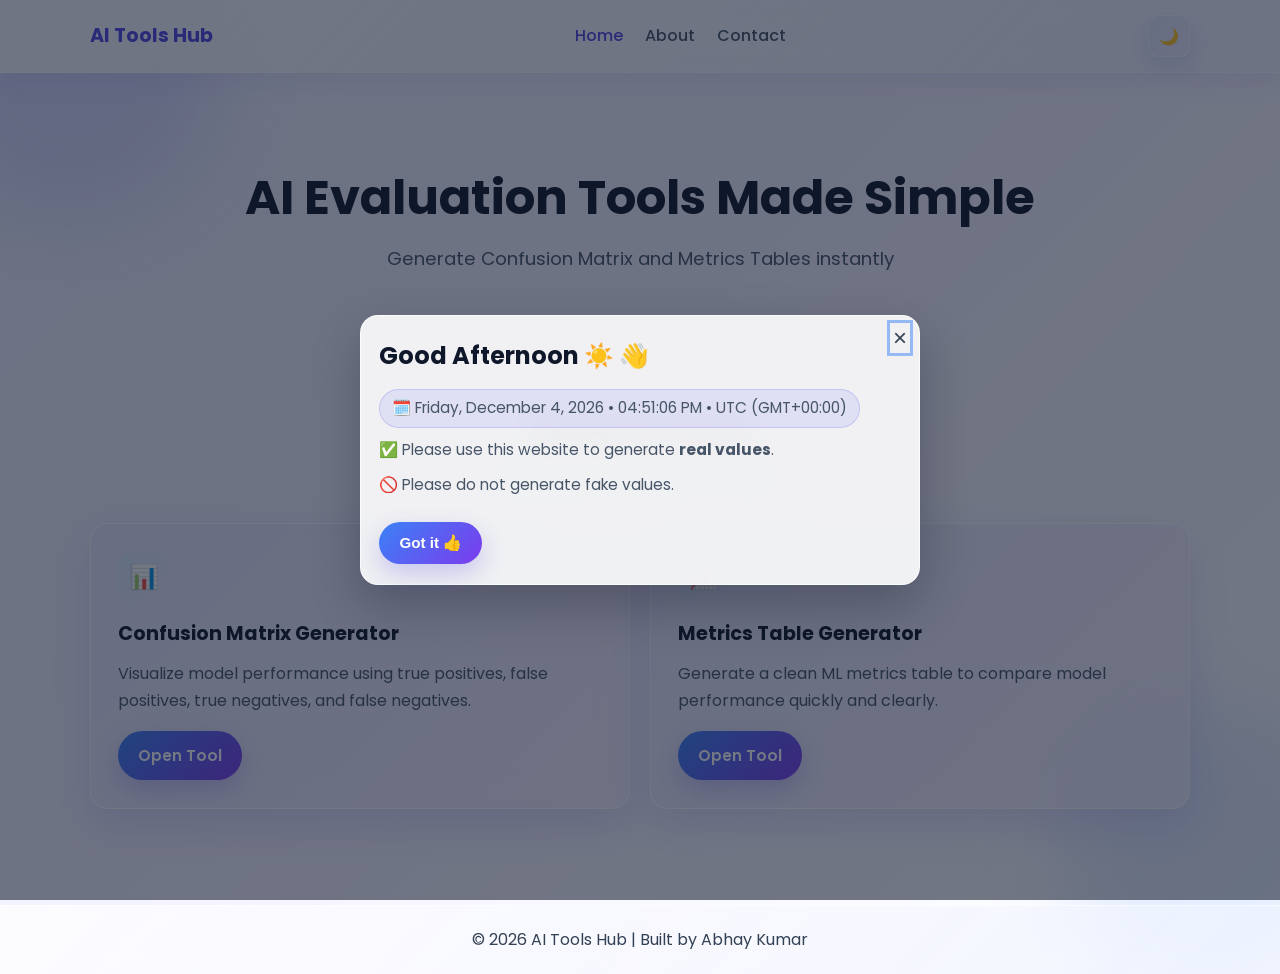
<file: index.html>
<!DOCTYPE html>
<html lang="en">
<head>
  <meta charset="UTF-8" />
  <meta name="viewport" content="width=device-width, initial-scale=1.0" />
  <title>AI Tools Hub | Confusion Matrix & Metrics Table Generator</title>
  <meta name="description" content="AI Tools Hub offers free AI evaluation tools to generate Confusion Matrix and ML Metrics Tables instantly with a simple, beginner-friendly interface." />
  <meta name="keywords" content="confusion matrix generator, metrics table generator, AI evaluation tools, machine learning metrics, model evaluation" />
  <meta name="author" content="Abhay Kumar" />
  <meta name="robots" content="index, follow, max-image-preview:large, max-snippet:-1, max-video-preview:-1" />
  <meta name="googlebot" content="index, follow" />
  <meta name="theme-color" content="#4f46e5" />
  <link rel="canonical" href="https://ai-tools-hub.vercel.app/" />

  <meta property="og:type" content="website" />
  <meta property="og:site_name" content="AI Tools Hub" />
  <meta property="og:title" content="AI Tools Hub | Confusion Matrix & Metrics Table Generator" />
  <meta property="og:description" content="Generate Confusion Matrix and ML Metrics Tables instantly with AI Tools Hub." />
  <meta property="og:url" content="https://ai-tools-hub.vercel.app/" />
  <meta property="og:locale" content="en_US" />

  <meta name="twitter:card" content="summary_large_image" />
  <meta name="twitter:title" content="AI Tools Hub | Confusion Matrix & Metrics Table Generator" />
  <meta name="twitter:description" content="Generate Confusion Matrix and ML Metrics Tables instantly with AI Tools Hub." />

  <link rel="preconnect" href="https://fonts.googleapis.com" />
  <link rel="preconnect" href="https://fonts.gstatic.com" crossorigin />
  <link href="https://fonts.googleapis.com/css2?family=Poppins:wght@300;400;500;600;700&display=swap" rel="stylesheet" />
  <link rel="stylesheet" href="css/style.css" />

  <script type="application/ld+json">
  {
    "@context": "https://schema.org",
    "@graph": [
      {
        "@type": "Organization",
        "@id": "https://ai-tools-hub.vercel.app/#organization",
        "name": "AI Tools Hub",
        "url": "https://ai-tools-hub.vercel.app/",
        "description": "AI Tools Hub provides free AI evaluation tools including Confusion Matrix and Metrics Table generators.",
        "founder": {
          "@type": "Person",
          "name": "Abhay Kumar"
        }
      },
      {
        "@type": "WebSite",
        "@id": "https://ai-tools-hub.vercel.app/#website",
        "url": "https://ai-tools-hub.vercel.app/",
        "name": "AI Tools Hub",
        "publisher": {
          "@id": "https://ai-tools-hub.vercel.app/#organization"
        },
        "inLanguage": "en"
      },
      {
        "@type": "WebPage",
        "@id": "https://ai-tools-hub.vercel.app/#webpage",
        "url": "https://ai-tools-hub.vercel.app/",
        "name": "AI Tools Hub | Confusion Matrix & Metrics Table Generator",
        "description": "Generate Confusion Matrix and ML Metrics Tables instantly.",
        "isPartOf": {
          "@id": "https://ai-tools-hub.vercel.app/#website"
        },
        "about": [
          "Confusion Matrix",
          "Model Evaluation",
          "Metrics Table",
          "Machine Learning"
        ],
        "inLanguage": "en"
      }
    ]
  }
  </script>
</head>
<body>
  <!-- Loading Overlay -->
  <div class="loader-wrapper" id="loader" aria-label="Loading">
    <div class="spinner" aria-hidden="true"></div>
  </div>

  <!-- Sticky Navbar -->
  <header class="site-header">
    <nav class="navbar container">
      <a href="index.html" class="logo">AI Tools Hub</a>

      <button class="menu-toggle" id="menuToggle" aria-label="Toggle navigation" aria-expanded="false">
        <span></span>
        <span></span>
        <span></span>
      </button>

      <button class="theme-toggle" id="themeToggle" aria-label="Toggle dark mode" title="Toggle dark mode">
        <span class="theme-icon" aria-hidden="true">🌙</span>
      </button>

      <ul class="nav-links" id="navLinks">
        <li><a href="index.html" data-page="index">Home</a></li>
        <li><a href="about.html" data-page="about">About</a></li>
        <li><a href="contact.html" data-page="contact">Contact</a></li>
      </ul>
    </nav>
  </header>

  <main>
    <!-- Hero Section -->
    <section class="hero section container reveal">
      <div class="hero-content">
        <h1>AI Evaluation Tools Made Simple</h1>
        <p>Generate Confusion Matrix and Metrics Tables instantly</p>
      </div>
    </section>

    <!-- Tools Cards Section -->
    <section class="tools section container reveal">
      <div class="section-title">
        <h2>Explore Tools</h2>
        <p>Choose the tool you want to open.</p>
      </div>

      <div class="cards-grid">
        <article class="tool-card">
          <div class="card-icon">📊</div>
          <h3>Confusion Matrix Generator</h3>
          <p>Visualize model performance using true positives, false positives, true negatives, and false negatives.</p>
          <a class="btn btn-primary" href="https://confusion-matrix-generator.vercel.app/" target="_blank" rel="noopener noreferrer">Open Tool</a>
        </article>

        <article class="tool-card">
          <div class="card-icon">📈</div>
          <h3>Metrics Table Generator</h3>
          <p>Generate a clean ML metrics table to compare model performance quickly and clearly.</p>
          <a class="btn btn-primary" href="https://ml-metrics-table-generator.vercel.app/" target="_blank" rel="noopener noreferrer">Open Tool</a>
        </article>
      </div>
    </section>
  </main>

  <!-- Scroll to Top -->
  <button id="scrollTopBtn" class="scroll-top" aria-label="Scroll to top">↑</button>

  <!-- Footer -->
  <footer class="site-footer">
    <p>© 2026 AI Tools Hub | Built by Abhay Kumar</p>
  </footer>

  <script src="js/script.js"></script>
</body>
</html>
</file>
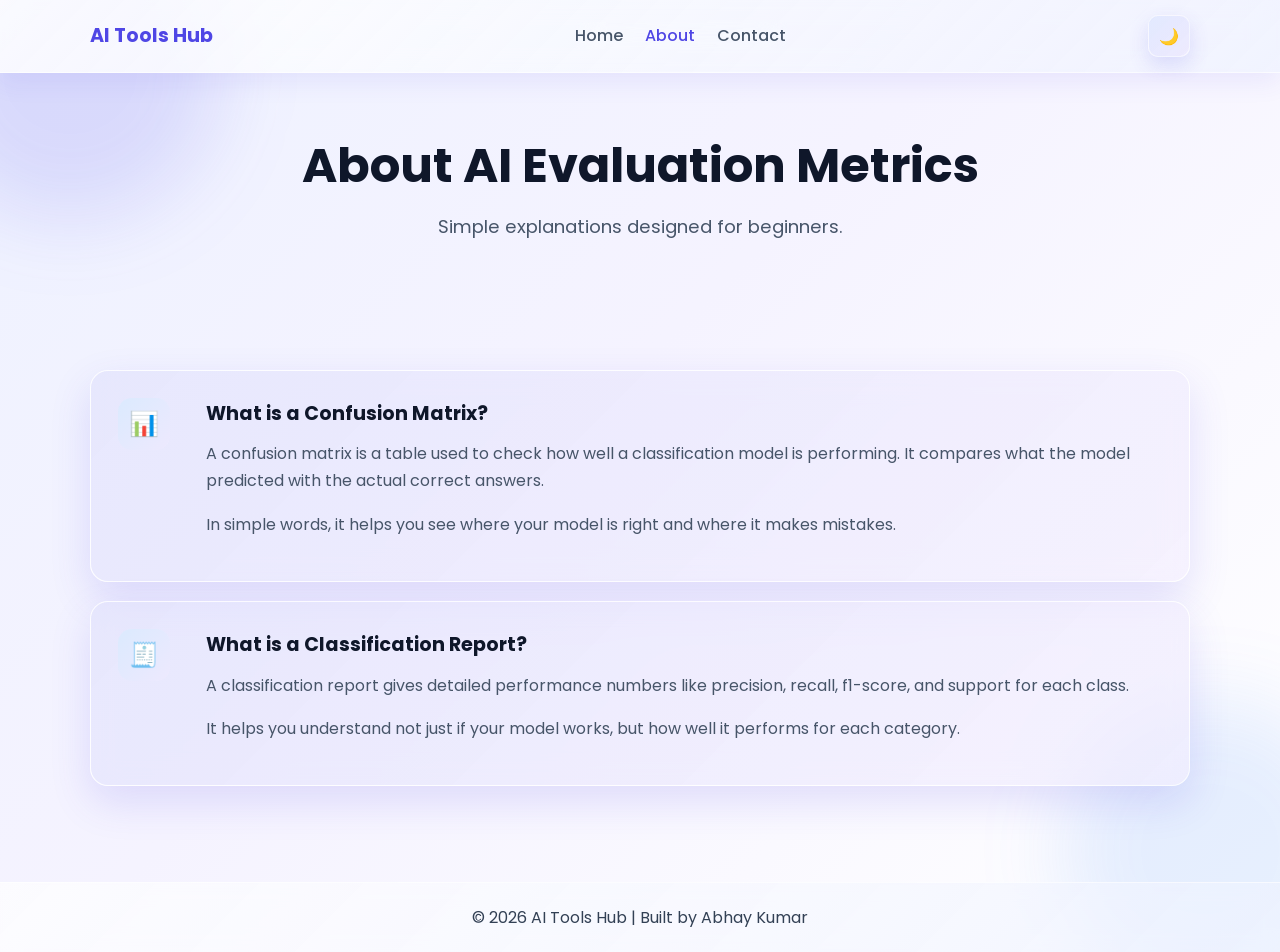
<file: about.html>
<!DOCTYPE html>
<html lang="en">
<head>
  <meta charset="UTF-8" />
  <meta name="viewport" content="width=device-width, initial-scale=1.0" />
  <title>About AI Tools Hub | Confusion Matrix & Classification Metrics Guide</title>
  <meta name="description" content="Learn confusion matrix and classification metrics in simple terms. Beginner-friendly explanations to understand AI model evaluation." />
  <meta name="keywords" content="what is confusion matrix, classification metrics explained, model evaluation guide, AI metrics for beginners" />
  <meta name="author" content="Abhay Kumar" />
  <meta name="robots" content="index, follow" />
  <meta name="theme-color" content="#4f46e5" />
  <link rel="canonical" href="https://ai-tools-hub.vercel.app/about.html" />

  <meta property="og:type" content="article" />
  <meta property="og:site_name" content="AI Tools Hub" />
  <meta property="og:title" content="About AI Tools Hub | Confusion Matrix & Classification Metrics Guide" />
  <meta property="og:description" content="Understand confusion matrix and classification metrics with beginner-friendly explanations." />
  <meta property="og:url" content="https://ai-tools-hub.vercel.app/about.html" />
  <meta property="og:locale" content="en_US" />

  <meta name="twitter:card" content="summary" />
  <meta name="twitter:title" content="About AI Tools Hub | Confusion Matrix & Classification Metrics Guide" />
  <meta name="twitter:description" content="Beginner-friendly guide for confusion matrix and classification metrics." />

  <link rel="preconnect" href="https://fonts.googleapis.com" />
  <link rel="preconnect" href="https://fonts.gstatic.com" crossorigin />
  <link href="https://fonts.googleapis.com/css2?family=Poppins:wght@300;400;500;600;700&display=swap" rel="stylesheet" />
  <link rel="stylesheet" href="css/style.css" />

  <script type="application/ld+json">
  {
    "@context": "https://schema.org",
    "@type": "AboutPage",
    "url": "https://ai-tools-hub.vercel.app/about.html",
    "name": "About AI Tools Hub",
    "description": "Beginner-friendly explanation of confusion matrix and classification metrics.",
    "isPartOf": {
      "@type": "WebSite",
      "url": "https://ai-tools-hub.vercel.app/",
      "name": "AI Tools Hub"
    },
    "inLanguage": "en"
  }
  </script>
</head>
<body>
  <!-- Loading Overlay -->
  <div class="loader-wrapper" id="loader" aria-label="Loading">
    <div class="spinner" aria-hidden="true"></div>
  </div>

  <!-- Sticky Navbar -->
  <header class="site-header">
    <nav class="navbar container">
      <a href="index.html" class="logo">AI Tools Hub</a>

      <button class="menu-toggle" id="menuToggle" aria-label="Toggle navigation" aria-expanded="false">
        <span></span>
        <span></span>
        <span></span>
      </button>

      <button class="theme-toggle" id="themeToggle" aria-label="Toggle dark mode" title="Toggle dark mode">
        <span class="theme-icon" aria-hidden="true">🌙</span>
      </button>

      <ul class="nav-links" id="navLinks">
        <li><a href="index.html" data-page="index">Home</a></li>
        <li><a href="about.html" data-page="about">About</a></li>
        <li><a href="contact.html" data-page="contact">Contact</a></li>
      </ul>
    </nav>
  </header>

  <main>
    <section class="page-hero section container reveal">
      <h1>About AI Evaluation Metrics</h1>
      <p>Simple explanations designed for beginners.</p>
    </section>

    <section class="about-sections section container">
      <!-- Confusion Matrix Explanation -->
      <article class="info-card reveal">
        <div class="info-icon" aria-hidden="true">📊</div>
        <div>
          <h2>What is a Confusion Matrix?</h2>
          <p>
            A confusion matrix is a table used to check how well a classification model is performing.
            It compares what the model predicted with the actual correct answers.
          </p>
          <p>
            In simple words, it helps you see where your model is right and where it makes mistakes.
          </p>
        </div>
      </article>

      <!-- Classification Report Explanation -->
      <article class="info-card reveal">
        <div class="info-icon" aria-hidden="true">🧾</div>
        <div>
          <h2>What is a Classification Report?</h2>
          <p>
            A classification report gives detailed performance numbers like precision, recall,
            f1-score, and support for each class.
          </p>
          <p>
            It helps you understand not just if your model works, but how well it performs for each category.
          </p>
        </div>
      </article>
    </section>
  </main>

  <!-- Scroll to Top -->
  <button id="scrollTopBtn" class="scroll-top" aria-label="Scroll to top">↑</button>

  <!-- Footer -->
  <footer class="site-footer">
    <p>© 2026 AI Tools Hub | Built by Abhay Kumar</p>
  </footer>

  <script src="js/script.js"></script>
</body>
</html>
</file>
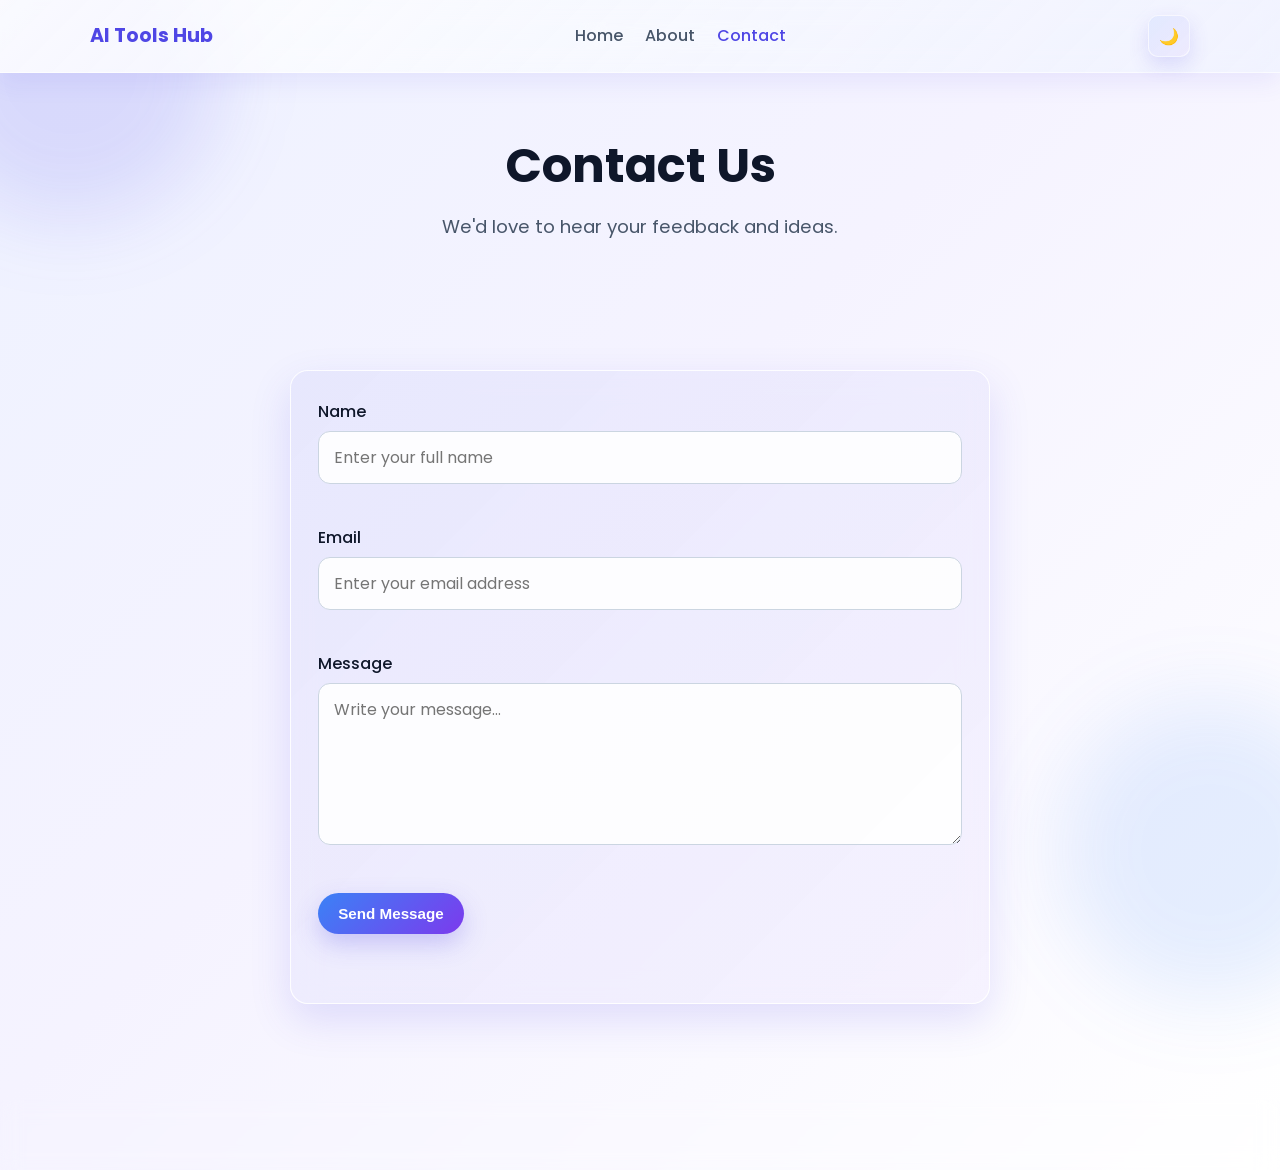
<file: contact.html>
<!DOCTYPE html>
<html lang="en">
<head>
  <meta charset="UTF-8" />
  <meta name="viewport" content="width=device-width, initial-scale=1.0" />
  <title>Contact AI Tools Hub | Feedback & Support</title>
  <meta name="description" content="Contact AI Tools Hub for feedback, support, and suggestions related to confusion matrix and ML metrics tools." />
  <meta name="keywords" content="contact AI tools hub, confusion matrix support, machine learning tools feedback" />
  <meta name="author" content="Abhay Kumar" />
  <meta name="robots" content="index, follow" />
  <meta name="theme-color" content="#4f46e5" />
  <link rel="canonical" href="https://ai-tools-hub.vercel.app/contact.html" />

  <meta property="og:type" content="website" />
  <meta property="og:site_name" content="AI Tools Hub" />
  <meta property="og:title" content="Contact AI Tools Hub | Feedback & Support" />
  <meta property="og:description" content="Send feedback and support requests for AI Tools Hub evaluation tools." />
  <meta property="og:url" content="https://ai-tools-hub.vercel.app/contact.html" />
  <meta property="og:locale" content="en_US" />

  <meta name="twitter:card" content="summary" />
  <meta name="twitter:title" content="Contact AI Tools Hub | Feedback & Support" />
  <meta name="twitter:description" content="Reach out for support and feature suggestions for AI Tools Hub." />

  <link rel="preconnect" href="https://fonts.googleapis.com" />
  <link rel="preconnect" href="https://fonts.gstatic.com" crossorigin />
  <link href="https://fonts.googleapis.com/css2?family=Poppins:wght@300;400;500;600;700&display=swap" rel="stylesheet" />
  <link rel="stylesheet" href="css/style.css" />

  <script type="application/ld+json">
  {
    "@context": "https://schema.org",
    "@type": "ContactPage",
    "url": "https://ai-tools-hub.vercel.app/contact.html",
    "name": "Contact AI Tools Hub",
    "description": "Contact page for AI Tools Hub feedback and support.",
    "isPartOf": {
      "@type": "WebSite",
      "url": "https://ai-tools-hub.vercel.app/",
      "name": "AI Tools Hub"
    },
    "inLanguage": "en"
  }
  </script>
</head>
<body>
  <!-- Loading Overlay -->
  <div class="loader-wrapper" id="loader" aria-label="Loading">
    <div class="spinner" aria-hidden="true"></div>
  </div>

  <!-- Sticky Navbar -->
  <header class="site-header">
    <nav class="navbar container">
      <a href="index.html" class="logo">AI Tools Hub</a>

      <button class="menu-toggle" id="menuToggle" aria-label="Toggle navigation" aria-expanded="false">
        <span></span>
        <span></span>
        <span></span>
      </button>

      <button class="theme-toggle" id="themeToggle" aria-label="Toggle dark mode" title="Toggle dark mode">
        <span class="theme-icon" aria-hidden="true">🌙</span>
      </button>

      <ul class="nav-links" id="navLinks">
        <li><a href="index.html" data-page="index">Home</a></li>
        <li><a href="about.html" data-page="about">About</a></li>
        <li><a href="contact.html" data-page="contact">Contact</a></li>
      </ul>
    </nav>
  </header>

  <main>
    <section class="page-hero section container reveal">
      <h1>Contact Us</h1>
      <p>We'd love to hear your feedback and ideas.</p>
    </section>

    <section class="section container reveal">
      <!-- Contact Form -->
      <form id="contactForm" class="contact-form" novalidate>
        <div class="form-group">
          <label for="name">Name</label>
          <input type="text" id="name" name="name" placeholder="Enter your full name" />
          <small class="error-text" id="nameError"></small>
        </div>

        <div class="form-group">
          <label for="email">Email</label>
          <input type="email" id="email" name="email" placeholder="Enter your email address" />
          <small class="error-text" id="emailError"></small>
        </div>

        <div class="form-group">
          <label for="message">Message</label>
          <textarea id="message" name="message" rows="5" placeholder="Write your message..."></textarea>
          <small class="error-text" id="messageError"></small>
        </div>

        <button type="submit" class="btn btn-primary">Send Message</button>
        <p id="formSuccess" class="success-text" role="status" aria-live="polite"></p>
      </form>
    </section>
  </main>

  <!-- Scroll to Top -->
  <button id="scrollTopBtn" class="scroll-top" aria-label="Scroll to top">↑</button>

  <!-- Footer -->
  <footer class="site-footer">
    <p>© 2026 AI Tools Hub | Built by Abhay Kumar</p>
  </footer>

  <script src="js/script.js"></script>
</body>
</html>
</file>
<file: css/style.css>
/* Global Theme Variables */
:root {
  --primary: #4f46e5;
  --secondary: #7c3aed;
  --accent: #3b82f6;
  --text-main: #0f172a;
  --text-muted: #475569;
  --surface: #ffffff;
  --bg-soft: #f8f9ff;
  --border: #e2e8f0;
  --success: #16a34a;
  --danger: #dc2626;
  --shadow: 0 16px 40px rgba(79, 70, 229, 0.15);
  --glass-bg: rgba(255, 255, 255, 0.6);
  --glass-border: rgba(255, 255, 255, 0.45);
  --glass-overlay: linear-gradient(135deg, rgba(99, 102, 241, 0.18), rgba(139, 92, 246, 0.1));
  --blob-1: rgba(79, 70, 229, 0.14);
  --blob-2: rgba(59, 130, 246, 0.12);
  --radius-lg: 18px;
  --radius-md: 12px;
}

* {
  margin: 0;
  padding: 0;
  box-sizing: border-box;
}

html {
  scroll-behavior: smooth;
}

body {
  font-family: "Poppins", sans-serif;
  color: var(--text-main);
  background: linear-gradient(135deg, #eef2ff 0%, #f5f3ff 45%, #ffffff 100%);
  min-height: 100vh;
  line-height: 1.7;
  transition: background 0.35s ease, color 0.35s ease;
  position: relative;
}

body::before,
body::after {
  content: "";
  position: fixed;
  width: 300px;
  height: 300px;
  border-radius: 50%;
  filter: blur(40px);
  z-index: -1;
  animation: floatBlob 10s ease-in-out infinite;
}

body::before {
  top: -80px;
  left: -80px;
  background: var(--blob-1);
}

body::after {
  right: -80px;
  bottom: -100px;
  background: var(--blob-2);
  animation-delay: -4s;
}

@keyframes floatBlob {
  0%,
  100% {
    transform: translateY(0) translateX(0);
  }

  50% {
    transform: translateY(-14px) translateX(10px);
  }
}

a {
  text-decoration: none;
  color: inherit;
}

:focus-visible {
  outline: 3px solid rgba(79, 70, 229, 0.45);
  outline-offset: 2px;
}

ul {
  list-style: none;
}

.container {
  width: min(1100px, 92%);
  margin-inline: auto;
}

.section {
  padding: 3.5rem 0;
}

/* Loader */
.loader-wrapper {
  position: fixed;
  inset: 0;
  background: rgba(255, 255, 255, 0.9);
  display: grid;
  place-items: center;
  z-index: 2000;
  transition: opacity 0.35s ease, visibility 0.35s ease;
}

.loader-wrapper.hidden {
  opacity: 0;
  visibility: hidden;
}

.spinner {
  width: 48px;
  height: 48px;
  border: 4px solid #c7d2fe;
  border-top-color: var(--primary);
  border-radius: 50%;
  animation: spin 0.85s linear infinite;
}

@keyframes spin {
  to {
    transform: rotate(360deg);
  }
}

/* Navbar */
.site-header {
  position: sticky;
  top: 0;
  z-index: 1000;
  backdrop-filter: blur(14px);
  -webkit-backdrop-filter: blur(14px);
  background: linear-gradient(135deg, rgba(255, 255, 255, 0.85), rgba(238, 242, 255, 0.7));
  border-bottom: 1px solid rgba(255, 255, 255, 0.6);
  box-shadow: 0 10px 25px rgba(79, 70, 229, 0.08);
}

.navbar {
  display: flex;
  align-items: center;
  justify-content: space-between;
  gap: 0.65rem;
  min-height: 72px;
}

.logo {
  font-size: 1.2rem;
  font-weight: 700;
  color: var(--primary);
}

.menu-toggle {
  display: inline-flex;
  flex-direction: column;
  gap: 5px;
  width: 42px;
  height: 42px;
  border: 1px solid var(--border);
  border-radius: 10px;
  background: #fff;
  align-items: center;
  justify-content: center;
  cursor: pointer;
  transition: transform 0.25s ease, box-shadow 0.25s ease;
}

.menu-toggle:hover {
  transform: translateY(-2px);
  box-shadow: 0 8px 20px rgba(79, 70, 229, 0.12);
}

.theme-toggle {
  width: 42px;
  height: 42px;
  border-radius: 10px;
  border: 1px solid rgba(255, 255, 255, 0.6);
  background: linear-gradient(135deg, rgba(224, 231, 255, 0.92), rgba(237, 233, 254, 0.9));
  display: grid;
  place-items: center;
  cursor: pointer;
  box-shadow: 0 8px 20px rgba(79, 70, 229, 0.16);
  transition: transform 0.25s ease, box-shadow 0.25s ease;
}

.theme-toggle:hover {
  transform: translateY(-2px) scale(1.02);
  box-shadow: 0 12px 24px rgba(79, 70, 229, 0.2);
}

.theme-icon {
  font-size: 1rem;
}

.theme-toggle.active {
  animation: pulseGlow 2.2s ease-in-out infinite;
}

@keyframes pulseGlow {
  0%,
  100% {
    box-shadow: 0 10px 20px rgba(59, 130, 246, 0.2);
  }

  50% {
    box-shadow: 0 12px 26px rgba(139, 92, 246, 0.3);
  }
}

.menu-toggle span {
  width: 18px;
  height: 2px;
  background: #334155;
  border-radius: 100px;
}

.nav-links {
  position: absolute;
  top: 72px;
  left: 0;
  right: 0;
  background: rgba(255, 255, 255, 0.78);
  border-bottom: 1px solid rgba(255, 255, 255, 0.65);
  backdrop-filter: blur(14px);
  -webkit-backdrop-filter: blur(14px);
  display: flex;
  flex-direction: column;
  align-items: center;
  gap: 1.1rem;
  padding: 1.25rem 0 1.5rem;
  transform: translateY(-150%);
  transition: transform 0.3s ease;
}

.nav-links.active {
  transform: translateY(0);
}

.nav-links a {
  color: var(--text-muted);
  font-weight: 500;
  transition: color 0.25s ease;
}

.nav-links a:hover,
.nav-links a.active-link {
  color: var(--primary);
}

/* Hero */
.hero {
  text-align: center;
  padding-top: 5rem;
}

.hero h1,
.page-hero h1 {
  font-size: clamp(1.8rem, 5vw, 3rem);
  line-height: 1.2;
  margin-bottom: 1rem;
}

.hero p,
.page-hero p {
  color: var(--text-muted);
  font-size: clamp(1rem, 2.5vw, 1.15rem);
}

.page-hero {
  text-align: center;
  padding-top: 4.5rem;
  padding-bottom: 2rem;
}

/* Buttons */
.btn {
  border: none;
  border-radius: 999px;
  padding: 0.75rem 1.25rem;
  font-size: 0.95rem;
  font-weight: 600;
  cursor: pointer;
  display: inline-flex;
  align-items: center;
  justify-content: center;
  transition: transform 0.25s ease, box-shadow 0.25s ease, opacity 0.25s ease;
}

.btn-primary {
  color: #fff;
  background: linear-gradient(135deg, var(--accent), var(--secondary));
  box-shadow: 0 10px 25px rgba(79, 70, 229, 0.25);
}

.btn-secondary {
  color: var(--primary);
  background: #eef2ff;
}

.btn:hover {
  transform: translateY(-2px);
}

/* Home Cards */
.section-title {
  text-align: center;
  margin-bottom: 2rem;
}

.section-title h2 {
  font-size: clamp(1.4rem, 3.5vw, 2rem);
  margin-bottom: 0.5rem;
}

.section-title p {
  color: var(--text-muted);
}

.cards-grid {
  display: grid;
  gap: 1.2rem;
  grid-template-columns: 1fr;
}

.tool-card,
.info-card,
.contact-form {
  background: var(--glass-bg);
  border: 1px solid var(--glass-border);
  border-radius: var(--radius-lg);
  padding: 1.35rem;
  box-shadow: var(--shadow);
  backdrop-filter: blur(14px);
  -webkit-backdrop-filter: blur(14px);
  position: relative;
  overflow: hidden;
  transition: transform 0.3s ease, box-shadow 0.3s ease;
}

.tool-card::before,
.info-card::before,
.contact-form::before,
.modal-content::before {
  content: "";
  position: absolute;
  inset: 0;
  background: var(--glass-overlay);
  opacity: 0.7;
  pointer-events: none;
}

.tool-card > *,
.info-card > *,
.contact-form > *,
.modal-content > * {
  position: relative;
  z-index: 1;
}

.tool-card:hover,
.info-card:hover {
  transform: translateY(-6px);
  box-shadow: 0 20px 35px rgba(76, 85, 255, 0.18);
}

.tool-card:hover .card-icon,
.info-card:hover .info-icon {
  transform: scale(1.07);
}

.card-icon,
.info-icon {
  width: 52px;
  height: 52px;
  border-radius: 14px;
  display: grid;
  place-items: center;
  font-size: 1.5rem;
  background: linear-gradient(135deg, #dbeafe, #ede9fe);
  margin-bottom: 0.9rem;
  transition: transform 0.3s ease;
}

.tool-card h3,
.info-card h2 {
  font-size: 1.2rem;
  margin-bottom: 0.6rem;
}

.tool-card p,
.info-card p {
  color: var(--text-muted);
  margin-bottom: 1rem;
}

/* About Page */
.about-sections {
  display: grid;
  gap: 1rem;
}

.info-card {
  display: grid;
  gap: 1rem;
}

/* Contact Form */
.contact-form {
  max-width: 700px;
  margin-inline: auto;
}

.form-group {
  margin-bottom: 1rem;
}

.form-group label {
  display: inline-block;
  margin-bottom: 0.35rem;
  font-weight: 500;
}

.form-group input,
.form-group textarea {
  width: 100%;
  padding: 0.75rem 0.9rem;
  border: 1px solid #cbd5e1;
  border-radius: var(--radius-md);
  font: inherit;
  outline: none;
  transition: border-color 0.25s ease, box-shadow 0.25s ease;
  background: rgba(255, 255, 255, 0.88);
}

.form-group input:focus,
.form-group textarea:focus {
  border-color: var(--primary);
  box-shadow: 0 0 0 4px rgba(79, 70, 229, 0.12);
}

.error-text {
  display: block;
  color: var(--danger);
  min-height: 20px;
  margin-top: 0.25rem;
  font-size: 0.85rem;
}

.success-text {
  margin-top: 1rem;
  color: var(--success);
  font-weight: 500;
  min-height: 26px;
}

/* Modal */
.modal {
  position: fixed;
  inset: 0;
  background: rgba(15, 23, 42, 0.55);
  display: none;
  align-items: center;
  justify-content: center;
  padding: 1rem;
  z-index: 1200;
}

/* Welcome Popup */
.welcome-popup-overlay {
  position: fixed;
  inset: 0;
  z-index: 1500;
  background: rgba(15, 23, 42, 0.58);
  display: grid;
  place-items: center;
  padding: 1rem;
  animation: popupFadeIn 0.25s ease;
}

.welcome-popup-overlay.hide {
  opacity: 0;
  transition: opacity 0.22s ease;
}

.welcome-popup-card {
  width: min(560px, 96%);
  background: rgba(255, 255, 255, 0.9);
  border: 1px solid rgba(255, 255, 255, 0.75);
  backdrop-filter: blur(14px);
  -webkit-backdrop-filter: blur(14px);
  border-radius: var(--radius-lg);
  box-shadow: 0 20px 50px rgba(2, 6, 23, 0.24);
  padding: 1.25rem 1.15rem;
  position: relative;
  animation: popupCardIn 0.28s ease;
}

.welcome-popup-close {
  position: absolute;
  top: 10px;
  right: 12px;
  border: none;
  background: transparent;
  font-size: 1.5rem;
  line-height: 1;
  color: #334155;
  cursor: pointer;
}

.welcome-popup-close:focus-visible,
.welcome-popup-ok:focus-visible,
.theme-toggle:focus-visible,
.menu-toggle:focus-visible,
.nav-links a:focus-visible,
.btn:focus-visible {
  outline: 3px solid rgba(59, 130, 246, 0.5);
  outline-offset: 3px;
}

.welcome-popup-card h3 {
  font-size: clamp(1.1rem, 3vw, 1.5rem);
  margin-bottom: 0.75rem;
  padding-right: 1.6rem;
}

.welcome-popup-datetime {
  display: inline-block;
  background: rgba(99, 102, 241, 0.12);
  border: 1px solid rgba(99, 102, 241, 0.22);
  border-radius: 999px;
  padding: 0.35rem 0.75rem;
  font-size: 0.86rem;
  margin-bottom: 0.8rem;
  color: #334155;
}

.welcome-popup-card p {
  color: var(--text-muted);
  margin-bottom: 0.55rem;
  font-size: 0.96rem;
}

.welcome-popup-ok {
  margin-top: 0.95rem;
}

@keyframes popupFadeIn {
  from {
    opacity: 0;
  }

  to {
    opacity: 1;
  }
}

@keyframes popupCardIn {
  from {
    opacity: 0;
    transform: translateY(10px) scale(0.98);
  }

  to {
    opacity: 1;
    transform: translateY(0) scale(1);
  }
}

/* Dark Mode */
body.dark-mode {
  --text-main: #e5e7eb;
  --text-muted: #cbd5e1;
  --surface: #0f172a;
  --bg-soft: #020617;
  --border: #334155;
  --glass-bg: rgba(15, 23, 42, 0.62);
  --glass-border: rgba(148, 163, 184, 0.28);
  --glass-overlay: linear-gradient(135deg, rgba(99, 102, 241, 0.2), rgba(30, 41, 59, 0.32));
  --blob-1: rgba(56, 189, 248, 0.12);
  --blob-2: rgba(168, 85, 247, 0.14);
  background: linear-gradient(135deg, #020617 0%, #0f172a 45%, #1e1b4b 100%);
}

body.dark-mode .site-header {
  background: linear-gradient(135deg, rgba(15, 23, 42, 0.84), rgba(30, 41, 59, 0.8));
  border-bottom-color: rgba(148, 163, 184, 0.22);
  box-shadow: 0 10px 25px rgba(2, 6, 23, 0.5);
}

body.dark-mode .logo {
  color: #c4b5fd;
}

body.dark-mode .menu-toggle {
  border-color: #334155;
  background: rgba(15, 23, 42, 0.92);
}

body.dark-mode .menu-toggle span {
  background: #cbd5e1;
}

body.dark-mode .theme-toggle {
  border-color: #334155;
  background: linear-gradient(135deg, rgba(30, 41, 59, 0.95), rgba(51, 65, 85, 0.9));
}

body.dark-mode .nav-links {
  background: rgba(15, 23, 42, 0.92);
  border-bottom-color: rgba(148, 163, 184, 0.24);
}

body.dark-mode .nav-links a {
  color: #cbd5e1;
}

body.dark-mode .btn-secondary {
  color: #c4b5fd;
  background: rgba(99, 102, 241, 0.16);
}

body.dark-mode .form-group input,
body.dark-mode .form-group textarea {
  background: rgba(15, 23, 42, 0.75);
  color: #e2e8f0;
  border-color: #334155;
}

body.dark-mode .site-footer {
  border-top-color: rgba(148, 163, 184, 0.24);
  background: linear-gradient(135deg, rgba(15, 23, 42, 0.75), rgba(30, 41, 59, 0.66));
  color: #cbd5e1;
}

body.dark-mode .modal {
  background: rgba(2, 6, 23, 0.7);
}

body.dark-mode .modal-close {
  color: #e2e8f0;
}

body.dark-mode .welcome-popup-overlay {
  background: rgba(2, 6, 23, 0.76);
}

body.dark-mode .welcome-popup-card {
  background: rgba(15, 23, 42, 0.9);
  border-color: rgba(148, 163, 184, 0.25);
}

body.dark-mode .welcome-popup-close {
  color: #cbd5e1;
}

body.dark-mode .welcome-popup-card p {
  color: #cbd5e1;
}

body.dark-mode .welcome-popup-datetime {
  background: rgba(99, 102, 241, 0.2);
  border-color: rgba(148, 163, 184, 0.35);
  color: #e2e8f0;
}

body.dark-mode :focus-visible {
  outline-color: rgba(196, 181, 253, 0.65);
}

.modal.show {
  display: flex;
}

.modal-content {
  width: min(560px, 100%);
  background: rgba(255, 255, 255, 0.72);
  border: 1px solid rgba(255, 255, 255, 0.6);
  backdrop-filter: blur(14px);
  -webkit-backdrop-filter: blur(14px);
  border-radius: var(--radius-lg);
  padding: 1.4rem;
  box-shadow: var(--shadow);
  position: relative;
  overflow: hidden;
}

.modal-content h3 {
  margin-bottom: 0.8rem;
}

.modal-content p {
  color: var(--text-muted);
  margin-bottom: 0.7rem;
}

.modal-close {
  position: absolute;
  right: 12px;
  top: 10px;
  border: none;
  background: transparent;
  font-size: 1.4rem;
  cursor: pointer;
}

/* Scroll-to-top button */
.scroll-top {
  position: fixed;
  right: 1rem;
  bottom: 1rem;
  width: 42px;
  height: 42px;
  border: none;
  border-radius: 50%;
  background: linear-gradient(135deg, var(--accent), var(--secondary));
  color: #fff;
  cursor: pointer;
  display: grid;
  place-items: center;
  box-shadow: 0 12px 24px rgba(59, 130, 246, 0.35);
  opacity: 0;
  visibility: hidden;
  transform: translateY(12px);
  transition: all 0.3s ease;
  z-index: 900;
}

.scroll-top.show {
  opacity: 1;
  visibility: visible;
  transform: translateY(0);
}

/* Footer */
.site-footer {
  text-align: center;
  padding: 1.3rem 0;
  border-top: 1px solid rgba(255, 255, 255, 0.6);
  background: linear-gradient(135deg, rgba(255, 255, 255, 0.7), rgba(238, 242, 255, 0.65));
  backdrop-filter: blur(10px);
  -webkit-backdrop-filter: blur(10px);
  color: #334155;
  margin-top: 2rem;
}

/* Reveal Animation */
.reveal {
  opacity: 0;
  transform: translateY(28px);
  transition: opacity 0.7s ease, transform 0.7s ease;
}

.reveal.revealed {
  opacity: 1;
  transform: translateY(0);
}

/* Tablet and above */
@media (min-width: 768px) {
  .menu-toggle {
    display: none;
  }

  .theme-toggle {
    order: 3;
  }

  .nav-links {
    position: static;
    transform: none;
    border: none;
    background: transparent;
    flex-direction: row;
    gap: 1.4rem;
    padding: 0;
  }

  .cards-grid {
    grid-template-columns: repeat(2, 1fr);
  }

  .about-sections {
    gap: 1.2rem;
  }

  .info-card {
    grid-template-columns: 72px 1fr;
    align-items: start;
  }
}

/* Large screens */
@media (min-width: 1024px) {
  .section {
    padding: 4rem 0;
  }

  .hero {
    padding-top: 6rem;
  }

  .tool-card,
  .info-card,
  .contact-form {
    padding: 1.7rem;
  }
}
</file>
